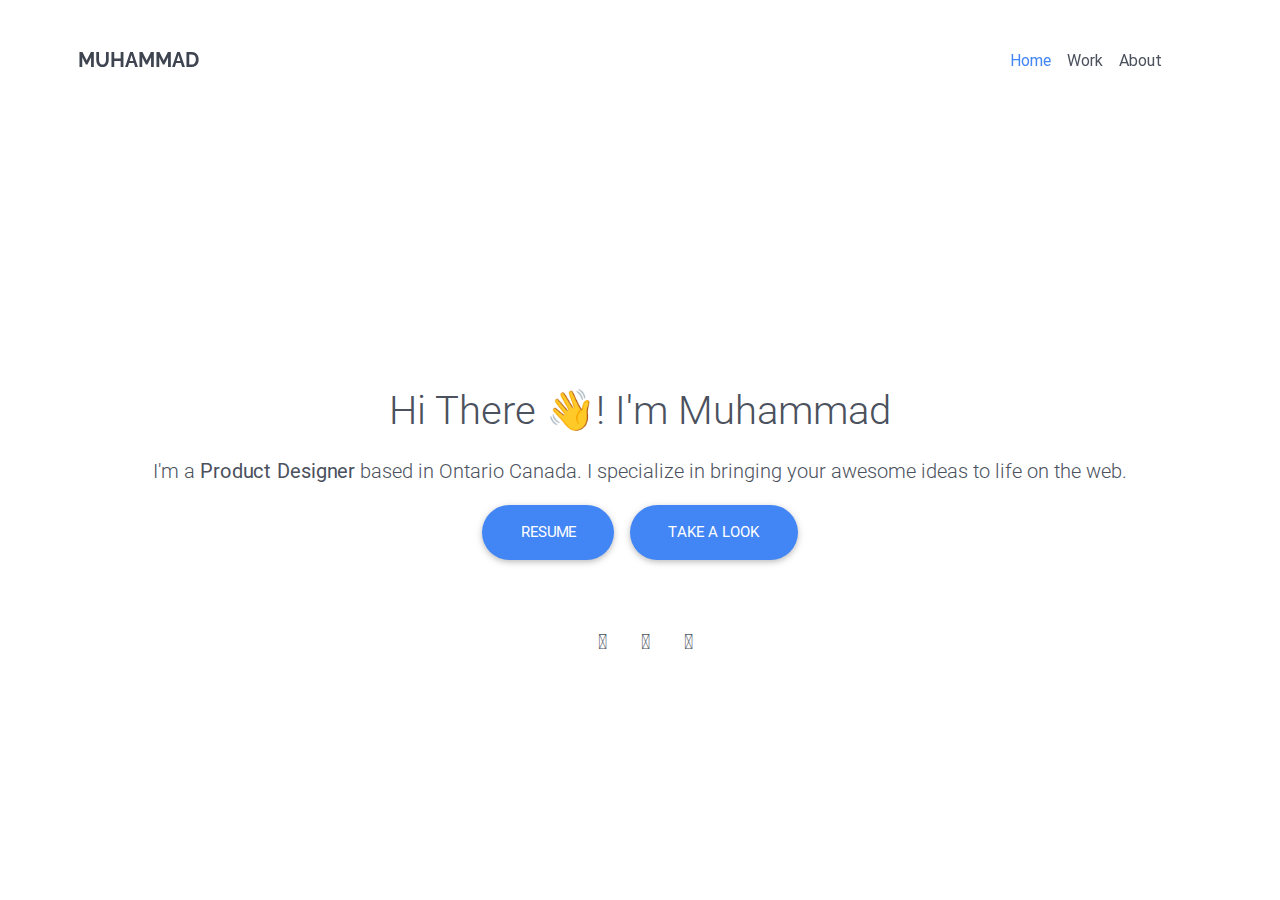
<file: index.html>
<!DOCTYPE html>
<html lang="en">

<head>
    <meta charset="utf-8">
    <meta name="viewport" content="width=device-width, initial-scale=1, shrink-to-fit=no">
    <meta http-equiv="x-ua-compatible" content="ie=edge">
    <title>Muhammad Jaffar</title>
    <!-- Font Awesome -->
    <link rel="stylesheet" href="https://maxcdn.bootstrapcdn.com/font-awesome/4.7.0/css/font-awesome.min.css">
    <link rel="stylesheet" href="https://use.fontawesome.com/releases/v5.7.2/css/all.css" integrity="sha384-fnmOCqbTlWIlj8LyTjo7mOUStjsKC4pOpQbqyi7RrhN7udi9RwhKkMHpvLbHG9Sr" crossorigin="anonymous">
    <!-- google fonts -->
    <link href="https://fonts.googleapis.com/css?family=Raleway|Roboto" rel="stylesheet">
    <!-- Bootstrap core CSS -->
    <link href="css/bootstrap.min.css" rel="stylesheet">
    <!-- Material Design Bootstrap -->
    <link href="css/mdb.min.css" rel="stylesheet">
    <!--  custom styles -->
    <link href="css/style.css" rel="stylesheet">
</head>

<body>
    <header>
        <!--Navbar-->
      <nav class="navbar fixed-top navbar-expand-lg scrolling-navbar">
        <!-- Navbar brand -->
        <!-- <a class="navbar-brand" id="name1" style="color:#3E4551;" href="#">Muhammad</a> -->
        <!-- <img src="logo.svg" alt="" style="width:65px; height:65px; margin-left: 5%"> -->
        <!-- <img src="Single.svg" alt="" style="width:65px; height:65px; margin-left: 5%"> -->
        <a class="navbar-brand" id="name1" style="color:#3E4551;" href="index.html">Muhammad</a>
        <button class="navbar-toggler" type="button" data-toggle="collapse" data-target="#basicExampleNav" aria-controls="basicExampleNav"
          aria-expanded="false" aria-label="Toggle navigation">
            <span class="navbar-toggler-icon"></span>
        </button>
        <div class="collapse navbar-collapse" id="basicExampleNav">
          <!-- Links -->
          <ul class="navbar-nav mr-auto" id="navbarRight">
            <li class="nav-item active">
              <a class="nav-link activeLink BodyText" style="color: #4285F4; font-weight: 400;" href="index.html">Home
                <!-- <span class="sr-only">(current)</span> -->
              </a>
            </li>
            <li class="nav-item ">
              <a class="nav-link nonActive BodyText " href="Work.html">Work</a>
            </li>
            <li class="nav-item">
              <a class="nav-link nonActive BodyText " href="about.html">About</a>
            </li>
            <!-- <li class="nav-item">
              <a class="nav-link" style="color: #2b2b2b;" href="#">Contact</a>
            </li> -->
            <!-- <li class="nav-item">
              <a class="nav-link  btn1" href="#">Contact</a>
            </li> -->
          </ul>
        </div>
      </nav>
    </header>

    <main>
        <div style="height: 100vh; background-color:rgb(255, 255, 255);"> 
            <div class="flex-center flex-column" style="padding-top:11%;">
                <h1 class="animated fadeIn mb-4 BodyText">Hi There 👋! I'm Muhammad</h1>
                <h5 class="animated fadeIn mb-3 BodyText">I'm a <b>Product Designer</b> based in Ontario Canada. I specialize in bringing your awesome ideas to life on the web.</h5>
                <span>
                  <a class="btn btn-rounded resbtn btn-lg mainBtn" target="_blank" href="CV2.pdf" style="background-color:#4285F4">Resume</a>
                  <a class="btn btn-rounded resbtn btn-lg mainBtn" href="Work.html" style="background-color: #4285F4">Take a Look</a>
                  <!-- <a class="btn btn-rounded resbtn btn-lg mainBtn" target="_blank" href="melo.html" style="background-color: #4285F4">Melo</a> -->
                </span>                
                 <span class="parent" style="margin-top:5%; margin-right: 50px;"> 
                  <a class="social-ion" href="https://www.linkedin.com/in/muhammadj/"><i class="fab fa-linkedin-in fa-lg"></i></a>
                  <a class="social-ion" href="https://github.com/MuhammadCoder">  <i class="fab fa-github fa-lg"></i></a>
                  <a class="social-ion" href=""> <i class="fab fa-dribbble fa-lg"></i></a>
                  <a class="social-ion" href=""> <i class="fas fa-envelope fa-lg"></i></a>
                </span>
            </div>
        </div>
    </main>

    <!-- SCRIPTS -->
    <!-- JQuery -->
    <script type="text/javascript" src="js/jquery-3.3.1.min.js"></script>
    <!-- Bootstrap tooltips -->
    <script type="text/javascript" src="js/popper.min.js"></script>
    <!-- Bootstrap core JavaScript -->
    <script type="text/javascript" src="js/bootstrap.min.js"></script>
    <!-- MDB core JavaScript -->
    <script type="text/javascript" src="js/mdb.min.js"></script>
</body>

</html>
</file>
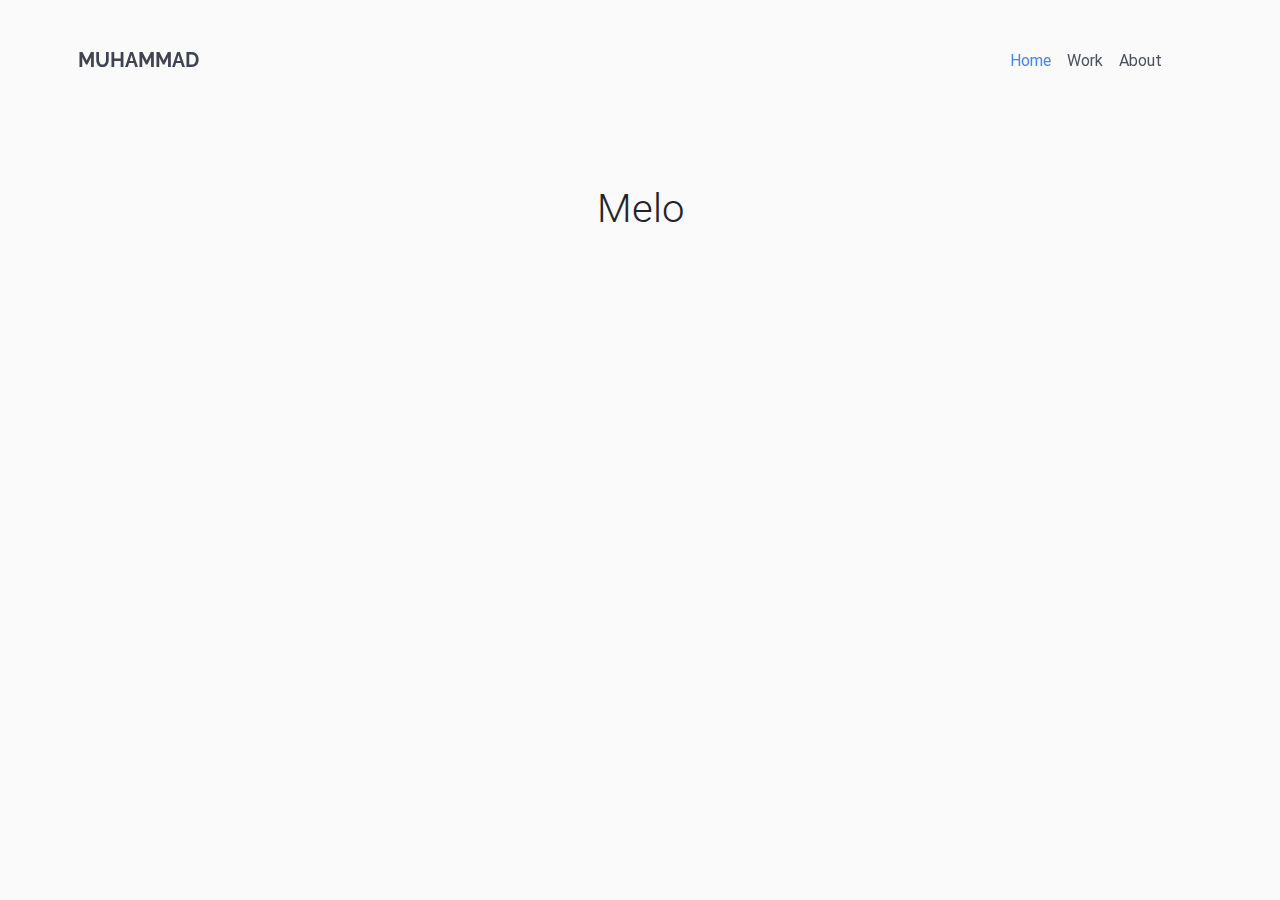
<file: melo.html>
<!DOCTYPE html>
<html lang="en">
<head>
    <meta charset="UTF-8">
    <meta name="viewport" content="width=device-width, initial-scale=1.0">
    <meta http-equiv="X-UA-Compatible" content="ie=edge">
    <title>MELO</title>
    <!-- Font Awesome -->
    <link rel="stylesheet" href="https://maxcdn.bootstrapcdn.com/font-awesome/4.7.0/css/font-awesome.min.css">
    <link rel="stylesheet" href="https://use.fontawesome.com/releases/v5.7.2/css/all.css" integrity="sha384-fnmOCqbTlWIlj8LyTjo7mOUStjsKC4pOpQbqyi7RrhN7udi9RwhKkMHpvLbHG9Sr" crossorigin="anonymous">
    <!-- google fonts -->
    <link href="https://fonts.googleapis.com/css?family=Raleway|Roboto" rel="stylesheet">
    <!-- Bootstrap core CSS -->
    <link href="css/bootstrap.min.css" rel="stylesheet">
    <!-- Material Design Bootstrap -->
    <link href="css/mdb.min.css" rel="stylesheet">
      <!--  custom styles -->
      <link href="css/style.css" rel="stylesheet">
</head>
<body>
    <header>
          <!--Navbar-->
      <nav class="navbar fixed-top navbar-expand-lg scrolling-navbar">
            <!-- Navbar brand -->
            <!-- <a class="navbar-brand" id="name1" style="color:#3E4551;" href="#">Muhammad</a> -->
            <!-- <img src="logo.svg" alt="" style="width:65px; height:65px; margin-left: 5%"> -->
            <!-- <img src="Single.svg" alt="" style="width:65px; height:65px; margin-left: 5%"> -->
            <a class="navbar-brand" id="name1" style="color:#3E4551;" href="#">Muhammad</a>
            <button class="navbar-toggler" type="button" data-toggle="collapse" data-target="#basicExampleNav" aria-controls="basicExampleNav"
              aria-expanded="false" aria-label="Toggle navigation">
                <span class="navbar-toggler-icon"></span>
            </button>
            <div class="collapse navbar-collapse" id="basicExampleNav">
              <!-- Links -->
              <ul class="navbar-nav mr-auto" id="navbarRight">
                <li class="nav-item active">
                  <a class="nav-link activeLink BodyText" style="color: #4285F4; font-weight: 400;" href="#home">Home
                    <!-- <span class="sr-only">(current)</span> -->
                  </a>
                </li>
                <li class="nav-item ">
                  <a class="nav-link nonActive BodyText " href="#projects">Work</a>
                </li>
                <li class="nav-item">
                  <a class="nav-link nonActive BodyText " href="#about">About</a>
                </li>
                <!-- <li class="nav-item">
                  <a class="nav-link" style="color: #2b2b2b;" href="#">Contact</a>
                </li> -->
                <!-- <li class="nav-item">
                  <a class="nav-link  btn1" href="#">Contact</a>
                </li> -->
              </ul>
            </div>
          </nav>
    </header>
    <main>
        <div style="height: 100vh; background-color: #fafafa;">
            <div class="flex-center flex-column" style="padding-top:11%;">
                <h1>Melo</h1>
                <iframe width="860" height="615" src="https://www.youtube.com/embed/ER3zyWsB_lg" frameborder="0" allow="accelerometer; autoplay; encrypted-media; gyroscope; picture-in-picture" allowfullscreen></iframe>
            </div>
        </div>
    </main>
    
</body>
</html>
</file>
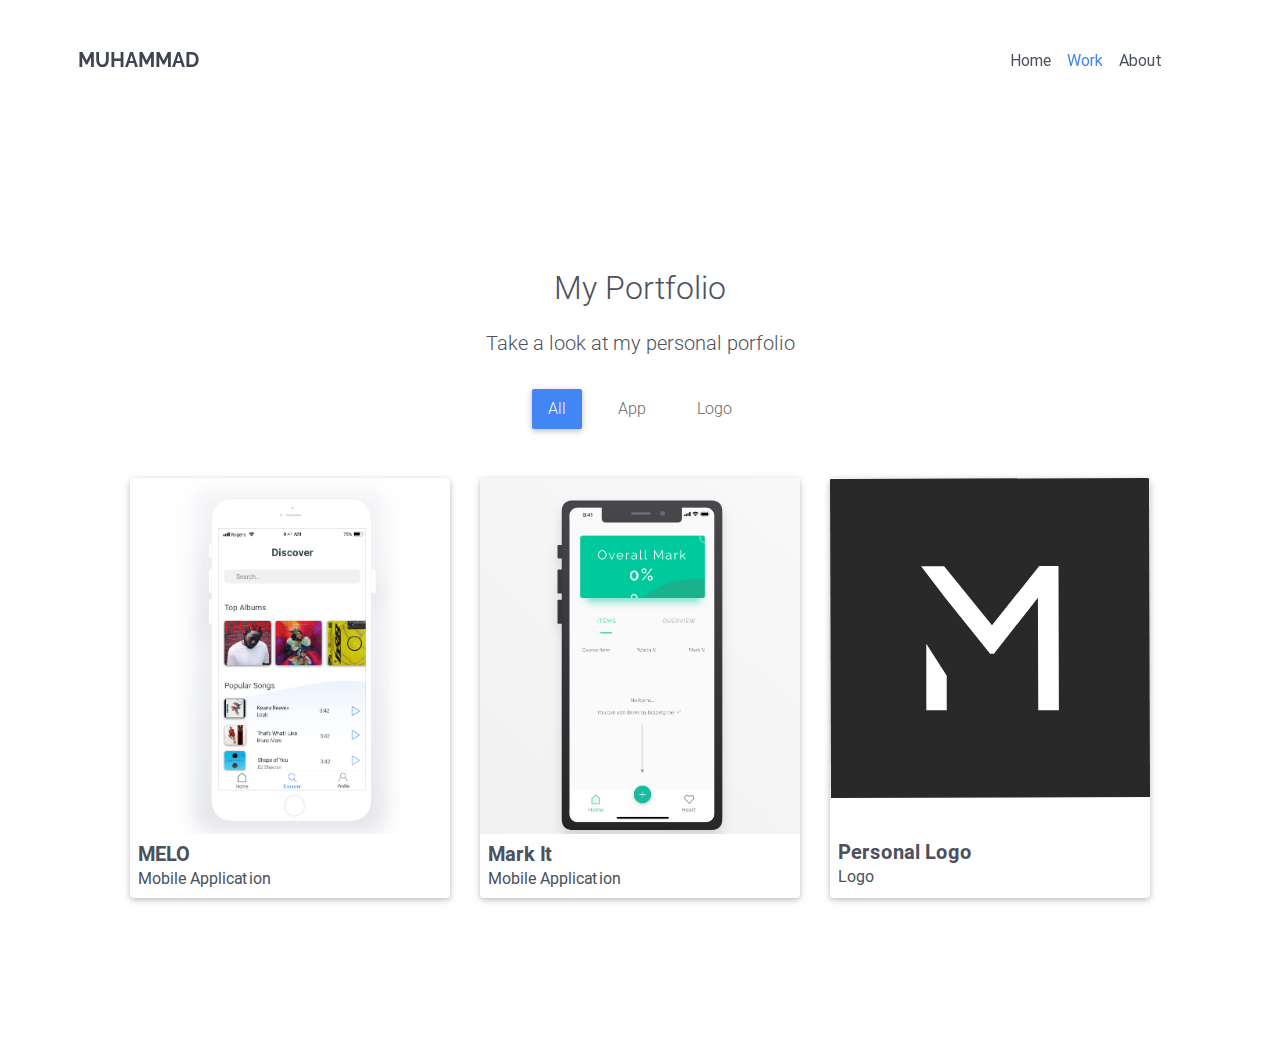
<file: Work.html>
<!DOCTYPE html>
<html lang="en">
<head>
    <meta charset="UTF-8">
    <meta name="viewport" content="width=device-width, initial-scale=1.0">
    <meta http-equiv="X-UA-Compatible" content="ie=edge">
    <title>Work</title>
      <!-- Font Awesome -->
      <link rel="stylesheet" href="https://maxcdn.bootstrapcdn.com/font-awesome/4.7.0/css/font-awesome.min.css">
      <link rel="stylesheet" href="https://use.fontawesome.com/releases/v5.7.2/css/all.css" integrity="sha384-fnmOCqbTlWIlj8LyTjo7mOUStjsKC4pOpQbqyi7RrhN7udi9RwhKkMHpvLbHG9Sr" crossorigin="anonymous">
      <!-- google fonts -->
      <link href="https://fonts.googleapis.com/css?family=Raleway|Roboto" rel="stylesheet">
      <!-- Bootstrap core CSS -->
      <link href="css/bootstrap.min.css" rel="stylesheet">
      <!-- Material Design Bootstrap -->
      <link href="css/mdb.min.css" rel="stylesheet">
      <!--  custom styles -->
      <link href="css/style.css" rel="stylesheet">
</head>
<body>
    <header>
        <!--Navbar-->
      <nav class="navbar fixed-top navbar-expand-lg scrolling-navbar">
        <!-- Navbar brand -->
        <!-- <a class="navbar-brand" id="name1" style="color:#3E4551;" href="#">Muhammad</a> -->
        <!-- <img src="logo.svg" alt="" style="width:65px; height:65px; margin-left: 5%"> -->
        <!-- <img src="Single.svg" alt="" style="width:65px; height:65px; margin-left: 5%"> -->
        <a class="navbar-brand" id="name1" style="color:#3E4551;" href="#">Muhammad</a>
        <button class="navbar-toggler" type="button" data-toggle="collapse" data-target="#basicExampleNav" aria-controls="basicExampleNav"
          aria-expanded="false" aria-label="Toggle navigation">
            <span class="navbar-toggler-icon"></span>
        </button>
        <div class="collapse navbar-collapse" id="basicExampleNav">
          <!-- Links -->
          <ul class="navbar-nav mr-auto" id="navbarRight">
            <li class="nav-item active">
              <a class="nav-link nonActive BodyText" href="index.html">Home
                <!-- <span class="sr-only">(current)</span> -->
              </a>
            </li>
            <li class="nav-item ">
              <a class="nav-link activeLink BodyText " href="Work.html">Work</a>
            </li>
            <li class="nav-item">
              <a class="nav-link nonActive BodyText " href="about.html">About</a>
            </li>
            <!-- <li class="nav-item">
              <a class="nav-link" style="color: #2b2b2b;" href="#">Contact</a>
            </li> -->
            <!-- <li class="nav-item">
              <a class="nav-link  btn1" href="#">Contact</a>
            </li> -->
          </ul>
        </div>
      </nav>
    </header>

    <main>
        
        <div style="height: 100vh; background-color: rgb(255, 255, 255);">
            <div class="flex-center flex-column" style="margin-top: 12%; ">
                <h2 class="animated fadeIn mb-4  BodyText ">My Portfolio</h2>
                <h5 class="animated fadeIn mb-4 BodyText" > Take a look at my personal porfolio </h5> 
           
                <ul class="nav md-pills pills-primary">
                    <li class="nav-item">
                      <a class="nav-link active" data-toggle="tab" href="#panel11" role="tab">All</a>
                    </li>
                    <li class="nav-item">
                      <a class="nav-link" data-toggle="tab" href="#panel12" role="tab">App</a>
                    </li>
                    <li class="nav-item">
                      <a class="nav-link" data-toggle="tab" href="#panel13" role="tab">Logo</a>
                    </li>
                    <!-- <li class="nav-item">
                      <a class="nav-link" data-toggle="tab" href="#panel14" role="tab">Web</a>
                    </li> -->
                  </ul>
             
                  <!-- Tab panels -->
                  <div class="tab-content pt-0">
                    <!--Panel 1-->
                    <div class="tab-pane fade in show active" id="panel11" role="tabpanel">
                      <br>
                      <!-- <p>1.</p> -->
                      <div class="row">
                        <!-- MELO -->
                        <div class="col-md-4">
                            <div class="card mb-4" style="width: 320px; height: 420px;">
                                <div class="view overlay">
                                  <img class="card-img-top" src="F2.svg" alt="Card image cap">
                                  <a href="#!">
                                    <div class="mask rgba-white-slight"></div>
                                  </a>
                                </div>
                                <div class="card-body p-2">
                                  <h5 class="card-title font-weight-bold fuchsia-rose-text mb-0 BodyText">MELO</h5>
                                  <p class="aqua-sky-text mb-0 BodyText">Mobile Application</p>
                                </div>
                              </div>
                        </div>

                        <div class="col-md-4">
                            <div class="card mb-4" style="width: 320px; height: 420px;">
                                <div class="view overlay">
                                  <img class="card-img-top" src="mark2.svg" alt="Card image cap">
                                  <a href="#!">
                                    <div class="mask rgba-white-slight"></div>
                                  </a>
                                </div>
                                <div class="card-body p-2">
                                  <h5 class="card-title font-weight-bold fuchsia-rose-text mb-0 BodyText">Mark It</h5>
                                  <p class="aqua-sky-text mb-0 BodyText">Mobile Application</p>
                                </div>
                              </div>
                        </div>
                      
                        <div class="col-md-4">
                            <div class="card mb-4" style="width: 320px; height: 420px;">
                                <div class="view overlay">
                                  <img class="card-img-top" src="logo.svg" alt="Card image cap">
                                  <a href="#!">
                                    <div class="mask rgba-white-slight"></div>
                                  </a>
                                </div>
                                <div class="card-body p-2" style="margin-top:10.5%;">
                                  <h5 class="card-title font-weight-bold fuchsia-rose-text mb-0 BodyText">Personal Logo</h5>
                                  <p class="aqua-sky-text mb-0 BodyText">Logo</p>
                                </div>
                              </div>
                        </div>
                      </div>
                    </div>
                    <!--/.Panel 1-->
                    
                    <!--Panel 2-->
                    <div class="tab-pane fade" id="panel12" role="tabpanel">
                      <br>
                      <div class="row">
                          <div class="col-md-6">
                              <div class="card mb-4" style="width: 320px; height: 420px;">
                                  <div class="view overlay">
                                    <img class="card-img-top" src="F2.svg" alt="Card image cap">
                                    <a href="#!">
                                      <div class="mask rgba-white-slight"></div>
                                    </a>
                                  </div>
                                  <div class="card-body p-2">
                                    <h5 class="card-title font-weight-bold fuchsia-rose-text mb-0 BodyText">MELO</h5>
                                    <p class="aqua-sky-text mb-0 BodyText">Mobile</p>
                                  </div>
                                </div>
                          </div>
  
                          <div class="col-md-6">
                              <div class="card mb-4" style="width: 320px; height: 420px;">
                                  <div class="view overlay">
                                    <img class="card-img-top" src="mark2.svg" alt="Card image cap">
                                    <a href="#!">
                                      <div class="mask rgba-white-slight"></div>
                                    </a>
                                  </div>
                                  <div class="card-body p-2">
                                    <h5 class="card-title font-weight-bold fuchsia-rose-text mb-0 BodyText">Mark It</h5>
                                    <p class="aqua-sky-text mb-0 BodyText">Mobile</p>
                                  </div>
                                </div>
                          </div>

                      </div>
                     
                  
                    </div>
                    <!--/.Panel 2-->
                  
                    <!--Panel 3-->
                    <div class="tab-pane fade" id="panel13" role="tabpanel">
                      <br>
                  
                      <div class="row">
                          <div class="col-md-4">
                              <div class="card mb-4" style="width: 320px; height: 420px;">
                                  <div class="view overlay">
                                    <img class="card-img-top" src="logo.svg" alt="Card image cap">
                                    <a href="#!">
                                      <div class="mask rgba-white-slight"></div>
                                    </a>
                                  </div>
                                  <div class="card-body p-2" style="margin-top:10.5%;">
                                    <h5 class="card-title font-weight-bold fuchsia-rose-text mb-0 BodyText">Personal Logo</h5>
                                    <p class="aqua-sky-text mb-0 BodyText">Logo</p>
                                  </div>
                                </div>
                          </div>
                      </div>
                    </div>
                    <!--/.Panel 3-->
                  </div>
          </div>  
        </div>   
    </main>
        <!-- SCRIPTS -->
    <!-- JQuery -->
    <script type="text/javascript" src="js/jquery-3.3.1.min.js"></script>
    <!-- Bootstrap tooltips -->
    <script type="text/javascript" src="js/popper.min.js"></script>
    <!-- Bootstrap core JavaScript -->
    <script type="text/javascript" src="js/script.js"></script>
    <script type="text/javascript" src="js/bootstrap.min.js"></script>
    <!-- MDB core JavaScript -->
    <script type="text/javascript" src="js/mdb.min.js"></script>
</body>
</html>
</file>
<file: css/style.css>
/* Universial */
.BodyText {
  color: #4B515D;
  font-family: 'Roboto', sans-serif;
  /* font-family: 'Raleway', sans-serif; */
}

.titleFont {
  color: #4B515D;
  font-family: 'Roboto', sans-serif;
}

/* navbar */
#navbarRight{
  margin-left: 75%;
}

.navbar{
  box-shadow: none;
  height: 120px;
}

#name1 {
  font-size: 104;
  font-weight: 700;
  text-transform: uppercase;
  /* color: #3E4551; */
  padding-left:5%;
  font-family: 'Raleway', sans-serif;
}

.test{
  display: inline-block;
}

.activeLink {
  color: #4285F4; 
  font-weight: 400;
}

.nonActive{
  color: #4B515D;
  font-weight: 400;
}

.nonActive:hover{
  color: #4285F4;
  border-bottom: #4285F4;
  text-decoration: underline;
}

/* main */

.social-ion{
  color:#4B515D;
  margin-left: 30px;
}

/* hover icons */
.parent:hover > a {
  opacity: 0.5;
}

.parent:hover > a:hover {
  opacity: 1.0;
  /* color: #4B515D; */
}

.mainBtn:hover{
  color: white;
}

/* Port */

/* about me */
.about-me {
  text-align: justify;
  /* font-size: 15px; */

}

.AboutHead {
  color: #4B515D;
  font-family: 'Roboto', sans-serif;
  font-weight: 500;
}

#me {
  border-radius: 2%;
  box-shadow: 0 0 10px rgb(0, 0, 0, .5);

}
</file>
